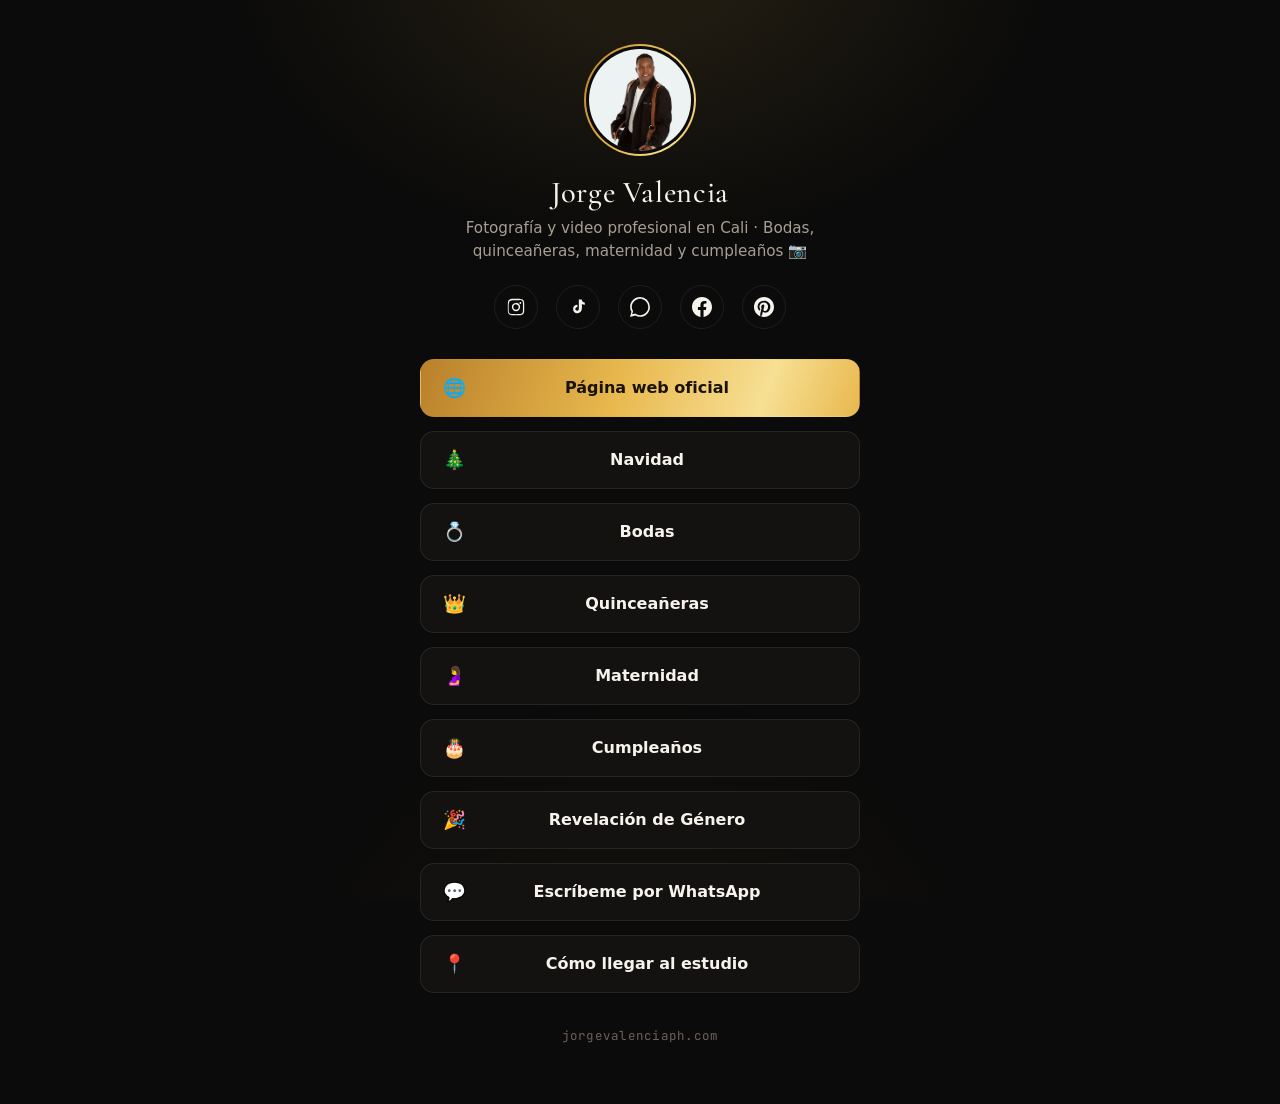
<file: enlaces/index.html>
﻿<!DOCTYPE html>
<html lang="es">
<head>
<!-- Google Tag Manager -->
<script>(function(w,d,s,l,i){w[l]=w[l]||[];w[l].push({'gtm.start':
new Date().getTime(),event:'gtm.js'});var f=d.getElementsByTagName(s)[0],
j=d.createElement(s),dl=l!='dataLayer'?'&l='+l:'';j.async=true;j.src=
'https://www.googletagmanager.com/gtm.js?id='+i+dl;f.parentNode.insertBefore(j,f);
})(window,document,'script','dataLayer','GTM-53C48BPZ');</script>
<!-- End Google Tag Manager -->
<meta charset="UTF-8" />
<meta name="viewport" content="width=device-width, initial-scale=1.0" />
<title>Jorge Valencia · Enlaces</title>
<meta name="description" content="Todos los enlaces de Jorge Valencia — fotografía y video profesional en Cali. Bodas, quinceañeras, maternidad y cumpleaños." />
<link rel="canonical" href="https://jorgevalenciaph.com/enlaces/" />
<meta property="og:title" content="Jorge Valencia · Fotografía y Video en Cali" />
<meta property="og:description" content="Todos mis enlaces en un solo lugar." />
<meta property="og:image" content="https://jorgevalenciaph.com/img/hero-bodas.jpg" />
<link rel="icon" type="image/svg+xml" href="../img/favicon.svg" />
<link rel="preconnect" href="https://fonts.googleapis.com" />
<link rel="preconnect" href="https://fonts.gstatic.com" crossorigin />
<link href="https://fonts.googleapis.com/css2?family=Cormorant+Garamond:wght@400;500&family=JetBrains+Mono:wght@400;500&display=swap" rel="stylesheet" />
<style>
:root{--bg:#0B0B0B;--bg2:#141210;--line-soft:rgba(255,255,255,.08);
  --g1:#B9802A;--g2:#E8B84E;--g3:#F7DF93;--text:#F6F3EC;--muted:#A89F92;
  --gold:linear-gradient(110deg,var(--g1),var(--g2) 45%,var(--g3) 78%,var(--g2));}
*{margin:0;padding:0;box-sizing:border-box}
body{background:var(--bg);color:var(--text);font-family:system-ui,-apple-system,sans-serif;min-height:100vh;padding:44px 22px 60px;display:flex;justify-content:center;-webkit-font-smoothing:antialiased}
body::before{content:"";position:fixed;inset:0;z-index:0;pointer-events:none;background:radial-gradient(700px 500px at 50% -5%,rgba(232,184,78,.12),transparent 60%),radial-gradient(600px 500px at 50% 110%,rgba(185,128,42,.07),transparent 60%)}
.wrap{position:relative;z-index:1;width:100%;max-width:440px;text-align:center}
.avatar{width:112px;height:112px;border-radius:50%;object-fit:cover;margin:0 auto;display:block;border:2px solid transparent;background:linear-gradient(#0B0B0B,#0B0B0B) padding-box,var(--gold) border-box;padding:3px}
.name{font-family:"Cormorant Garamond",serif;font-size:1.9rem;font-weight:500;letter-spacing:.02em;margin-top:18px}
.tag{color:var(--muted);font-size:.95rem;margin-top:6px;line-height:1.5}
.socials{display:flex;justify-content:center;gap:18px;margin:22px 0 30px}
.socials a{width:44px;height:44px;border-radius:50%;border:1px solid var(--line-soft);display:grid;place-items:center;transition:.22s}
.socials a:hover{border-color:transparent;background:var(--gold)}
.socials svg{width:20px;height:20px;fill:var(--text);transition:.22s}
.socials a:hover svg{fill:#1a1206}
.links{display:flex;flex-direction:column;gap:14px}
.lnk{display:flex;align-items:center;gap:14px;background:var(--bg2);border:1px solid var(--line-soft);border-radius:14px;padding:17px 20px;color:var(--text);text-decoration:none;font-weight:600;font-size:1rem;transition:.22s;position:relative;overflow:hidden}
.lnk:hover{border-color:rgba(232,184,78,.4);transform:translateY(-2px);box-shadow:0 12px 30px rgba(0,0,0,.4)}
.lnk .ic{width:26px;text-align:center;font-size:1.15rem;flex-shrink:0}
.lnk .tx{flex:1;text-align:center;padding-right:26px}
.lnk.feat{background:var(--gold);color:#1a1206;border-color:transparent}
.lnk.feat:hover{filter:brightness(1.06)}
.foot{margin-top:34px;color:#6B6259;font-size:.78rem;font-family:"JetBrains Mono",monospace;letter-spacing:.1em}
.foot a{color:var(--g2)}
</style>
<link rel="stylesheet" href="/assets/motion.css" />
<script src="/assets/motion.js" defer></script>
</head>
<body>
<!-- Google Tag Manager (noscript) -->
<noscript><iframe src="https://www.googletagmanager.com/ns.html?id=GTM-53C48BPZ" height="0" width="0" style="display:none;visibility:hidden"></iframe></noscript>
<div class="wrap">
  <img class="avatar" src="../img/jorge.jpg" alt="Jorge Valencia" />
  <h1 class="name">Jorge Valencia</h1>
  <p class="tag">Fotografía y video profesional en Cali · Bodas, quinceañeras, maternidad y cumpleaños 📷</p>

  <div class="socials">
    <a href="https://www.instagram.com/jorgevalenciaph" target="_blank" rel="noopener" aria-label="Instagram">
      <svg viewBox="0 0 24 24"><path d="M12 2.2c3.2 0 3.6 0 4.9.07 1.17.05 1.8.25 2.23.41.56.22.96.48 1.38.9.42.42.68.82.9 1.38.16.42.36 1.06.41 2.23.06 1.27.07 1.65.07 4.86s0 3.6-.07 4.86c-.05 1.17-.25 1.8-.41 2.23-.22.56-.48.96-.9 1.38-.42.42-.82.68-1.38.9-.42.16-1.06.36-2.23.41-1.27.06-1.65.07-4.86.07s-3.6 0-4.86-.07c-1.17-.05-1.8-.25-2.23-.41a3.7 3.7 0 01-1.38-.9 3.7 3.7 0 01-.9-1.38c-.16-.42-.36-1.06-.41-2.23C2.2 15.6 2.2 15.2 2.2 12s0-3.6.07-4.86c.05-1.17.25-1.8.41-2.23.22-.56.48-.96.9-1.38.42-.42.82-.68 1.38-.9.42-.16 1.06-.36 2.23-.41C8.4 2.2 8.8 2.2 12 2.2zm0 1.8c-3.15 0-3.52.01-4.76.07-.9.04-1.38.19-1.7.32-.43.16-.73.36-1.05.68-.32.32-.52.62-.68 1.05-.13.32-.28.8-.32 1.7C3.2 8.48 3.2 8.85 3.2 12s.01 3.52.07 4.76c.04.9.19 1.38.32 1.7.16.43.36.73.68 1.05.32.32.62.52 1.05.68.32.13.8.28 1.7.32 1.24.06 1.61.07 4.76.07s3.52-.01 4.76-.07c.9-.04 1.38-.19 1.7-.32.43-.16.73-.36 1.05-.68.32-.32.52-.62.68-1.05.13-.32.28-.8.32-1.7.06-1.24.07-1.61.07-4.76s-.01-3.52-.07-4.76c-.04-.9-.19-1.38-.32-1.7a2.9 2.9 0 00-.68-1.05 2.9 2.9 0 00-1.05-.68c-.32-.13-.8-.28-1.7-.32C15.52 4.01 15.15 4 12 4zm0 3.05A4.95 4.95 0 1112 17a4.95 4.95 0 010-9.9zm0 1.8a3.15 3.15 0 100 6.3 3.15 3.15 0 000-6.3zM17.2 6a1.15 1.15 0 110 2.3 1.15 1.15 0 010-2.3z"/></svg>
    </a>
    <a href="https://www.tiktok.com/@jorgevalenciaph" target="_blank" rel="noopener" aria-label="TikTok">
      <svg viewBox="0 0 24 24"><path d="M16.5 3c.3 2.2 1.6 3.6 3.7 3.8v2.4c-1.2.1-2.3-.2-3.5-.9v5.3c0 4-2.9 6.4-6.3 5.8-3-.5-4.7-3.1-4.2-6 .4-2.4 2.6-4.2 5.1-4v2.6c-.4.1-.8.2-1.2.4-1 .5-1.5 1.5-1.2 2.6.3 1 1.3 1.6 2.4 1.4 1.1-.2 1.7-1 1.7-2.3V3h3.5z"/></svg>
    </a>
    <a id="wa-enlaces-icono" href="https://wa.me/573015653392" target="_blank" rel="noopener" aria-label="WhatsApp">
      <svg viewBox="0 0 24 24"><path d="M.057 24l1.687-6.163a11.867 11.867 0 01-1.587-5.946C.16 5.335 5.495 0 12.05 0a11.817 11.817 0 018.413 3.488 11.824 11.824 0 013.48 8.414c-.003 6.557-5.338 11.892-11.893 11.892a11.9 11.9 0 01-5.688-1.448L.057 24zm6.597-3.807c1.676.995 3.276 1.591 5.392 1.592 5.448 0 9.886-4.434 9.889-9.885.002-5.462-4.415-9.89-9.881-9.892-5.452 0-9.887 4.434-9.889 9.884a9.86 9.86 0 001.51 5.26l-.999 3.648 3.738-.981z"/></svg>
    </a>
    <a href="https://www.facebook.com/JorgeValenciaPh/" target="_blank" rel="noopener" aria-label="Facebook">
      <svg viewBox="0 0 24 24"><path d="M24 12c0-6.63-5.37-12-12-12S0 5.37 0 12c0 5.99 4.39 10.95 10.13 11.85v-8.38H7.08V12h3.05V9.36c0-3 1.79-4.67 4.53-4.67 1.31 0 2.68.24 2.68.24v2.95h-1.51c-1.49 0-1.95.93-1.95 1.87V12h3.32l-.53 3.47h-2.79v8.38C19.61 22.95 24 17.99 24 12z"/></svg>
    </a>
    <a href="https://co.pinterest.com/JorgeValenciaph/" target="_blank" rel="noopener" aria-label="Pinterest">
      <svg viewBox="0 0 24 24"><path d="M12 0C5.37 0 0 5.37 0 12c0 5.08 3.16 9.42 7.62 11.16-.1-.95-.2-2.4.04-3.44.22-.93 1.4-5.94 1.4-5.94s-.36-.72-.36-1.78c0-1.67.97-2.92 2.17-2.92 1.02 0 1.51.77 1.51 1.68 0 1.03-.65 2.56-.99 3.98-.28 1.19.6 2.16 1.77 2.16 2.12 0 3.75-2.24 3.75-5.47 0-2.86-2.05-4.86-4.99-4.86-3.4 0-5.39 2.55-5.39 5.18 0 1.03.4 2.13.89 2.73.1.12.11.22.08.34l-.33 1.36c-.05.22-.17.27-.4.16-1.5-.7-2.43-2.88-2.43-4.64 0-3.78 2.75-7.25 7.92-7.25 4.16 0 7.39 2.96 7.39 6.92 0 4.13-2.6 7.46-6.22 7.46-1.21 0-2.35-.63-2.74-1.38l-.75 2.84c-.27 1.04-1 2.35-1.49 3.15C9.57 23.82 10.76 24 12 24c6.63 0 12-5.37 12-12S18.63 0 12 0z"/></svg>
    </a>
  </div>

  <div class="links">
    <a class="lnk feat" href="/"><span class="ic">🌐</span><span class="tx">Página web oficial</span></a>
    <a class="lnk" href="/navidad/"><span class="ic">🎄</span><span class="tx">Navidad</span></a>
    <a class="lnk" href="/bodas/"><span class="ic">💍</span><span class="tx">Bodas</span></a>
    <a class="lnk" href="/quinceaneras/"><span class="ic">👑</span><span class="tx">Quinceañeras</span></a>
    <a class="lnk" href="/maternidad/"><span class="ic">🤰</span><span class="tx">Maternidad</span></a>
    <a class="lnk" href="/cumpleanos/"><span class="ic">🎂</span><span class="tx">Cumpleaños</span></a>
    <a class="lnk" href="/revelacion-de-genero/"><span class="ic">🎉</span><span class="tx">Revelación de Género</span></a>
    <a id="wa-enlaces-boton" class="lnk" href="https://wa.me/573015653392?text=Hola%20Jorge,%20quiero%20información" target="_blank" rel="noopener"><span class="ic">💬</span><span class="tx">Escríbeme por WhatsApp</span></a>
    <a class="lnk" href="https://maps.app.goo.gl/GGZEketuxhZ8G9pV8" target="_blank" rel="noopener"><span class="ic">📍</span><span class="tx">Cómo llegar al estudio</span></a>
  </div>

  <p class="foot">jorgevalenciaph.com</p>
</div>
</body>
</html>
</file>
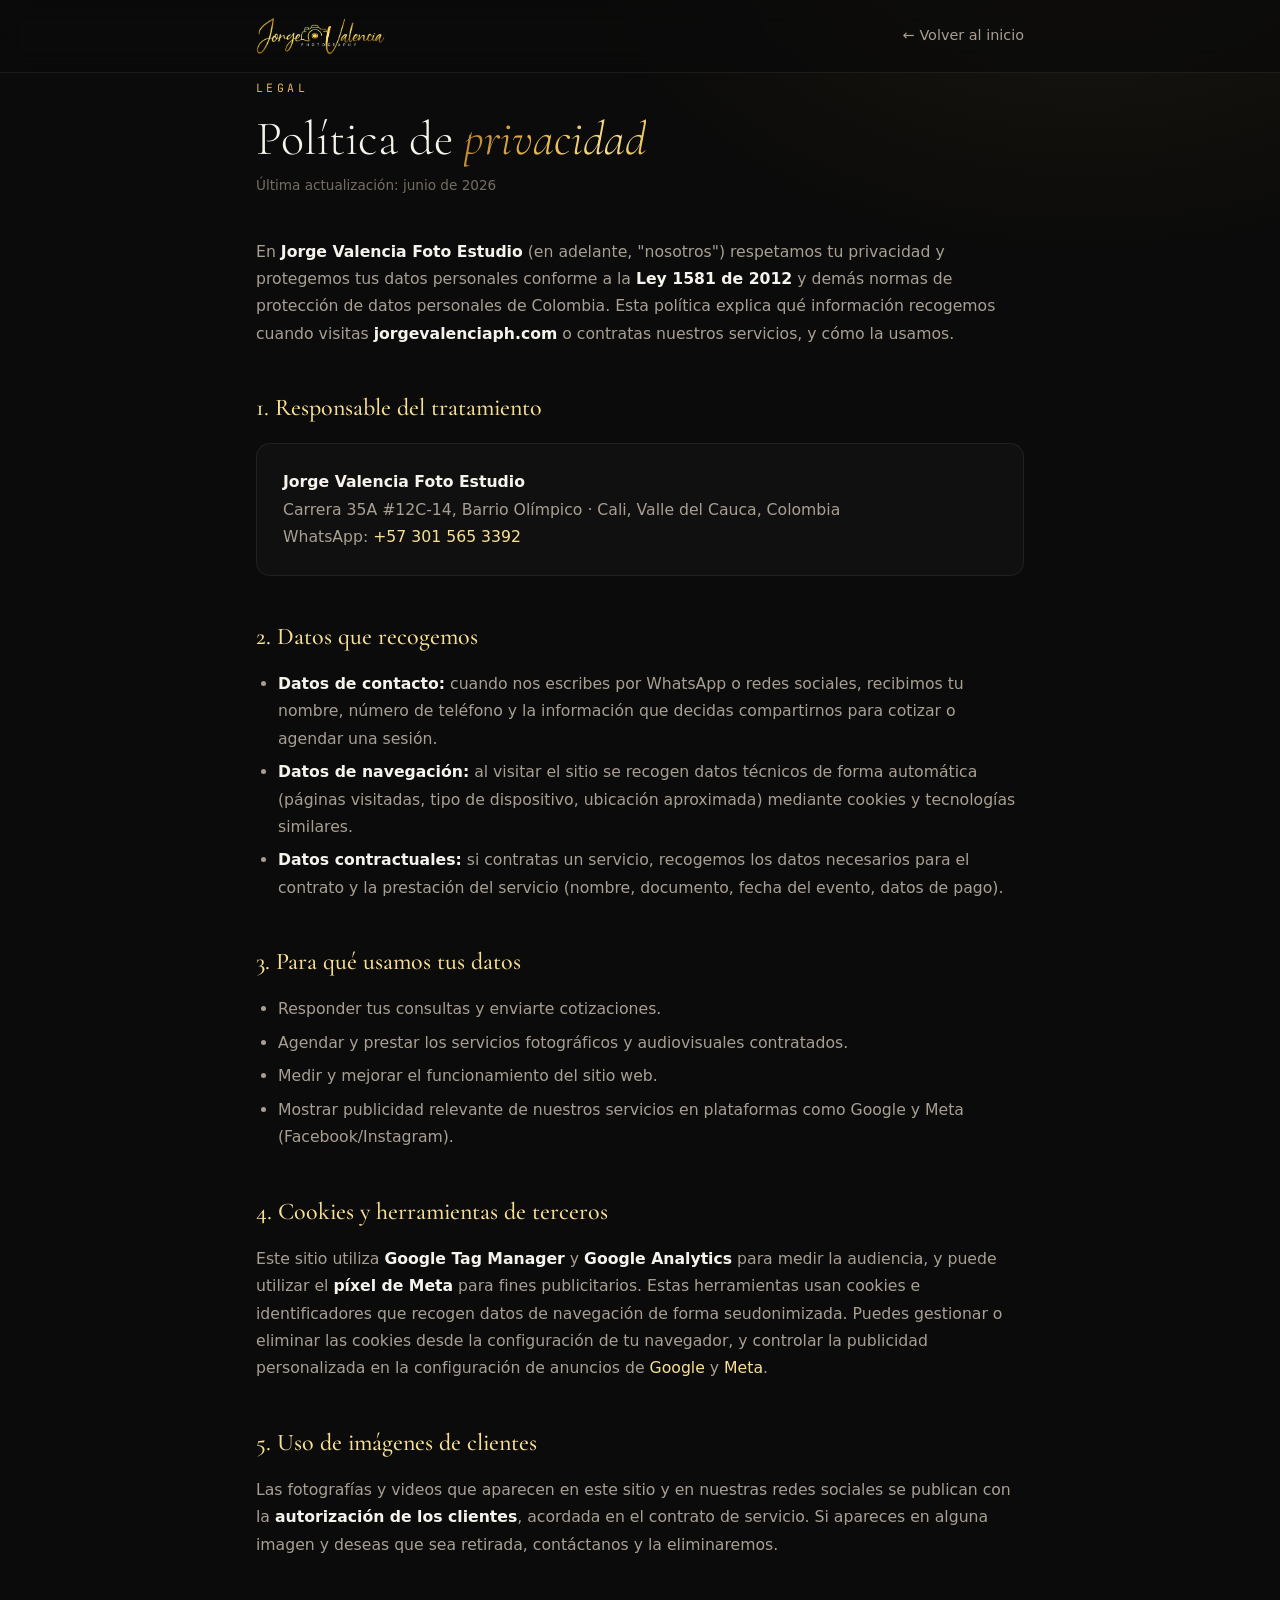
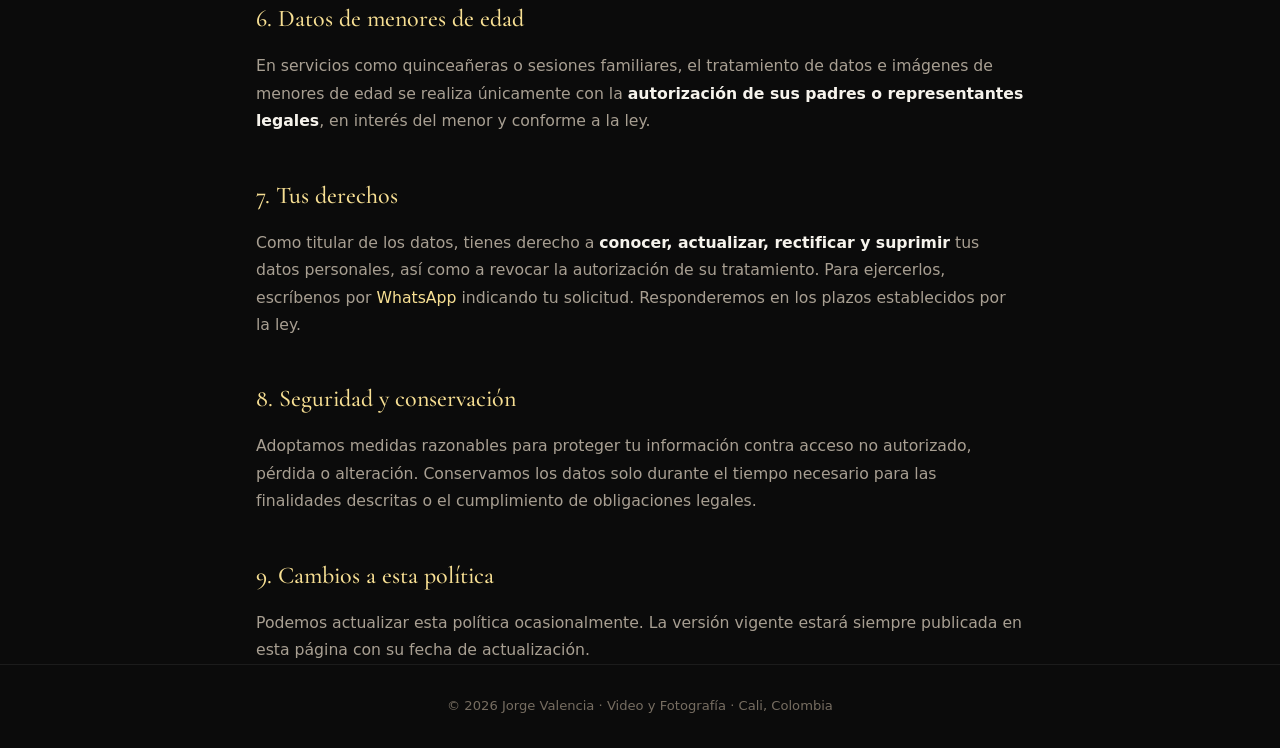
<file: privacidad/index.html>
﻿<!DOCTYPE html>
<html lang="es">
<head>
<!-- Google Tag Manager -->
<script>(function(w,d,s,l,i){w[l]=w[l]||[];w[l].push({'gtm.start':
new Date().getTime(),event:'gtm.js'});var f=d.getElementsByTagName(s)[0],
j=d.createElement(s),dl=l!='dataLayer'?'&l='+l:'';j.async=true;j.src=
'https://www.googletagmanager.com/gtm.js?id='+i+dl;f.parentNode.insertBefore(j,f);
})(window,document,'script','dataLayer','GTM-53C48BPZ');</script>
<!-- End Google Tag Manager -->
<meta charset="UTF-8" />
<meta name="viewport" content="width=device-width, initial-scale=1.0" />
<title>Política de Privacidad | Jorge Valencia</title>
<meta name="description" content="Política de privacidad y tratamiento de datos personales de Jorge Valencia Foto Estudio, Cali, Colombia." />
<meta name="robots" content="noindex, follow" />
<link rel="canonical" href="https://jorgevalenciaph.com/privacidad/" />
<link rel="icon" type="image/svg+xml" href="../img/favicon.svg" />
<link rel="preconnect" href="https://fonts.googleapis.com" />
<link rel="preconnect" href="https://fonts.gstatic.com" crossorigin />
<link href="https://fonts.googleapis.com/css2?family=Cormorant+Garamond:ital,wght@0,300;0,400;0,500;1,300&family=JetBrains+Mono:wght@400;500&display=swap" rel="stylesheet" />
<style>
:root{--bg:#0B0B0B;--bg2:#111010;--line:rgba(232,184,78,.16);--line-soft:rgba(255,255,255,.07);
  --g1:#B9802A;--g2:#E8B84E;--g3:#F7DF93;--text:#F6F3EC;--muted:#A89F92;--muted2:#766D61;
  --gold:linear-gradient(110deg,var(--g1),var(--g2) 45%,var(--g3) 78%,var(--g2));}
*{box-sizing:border-box;margin:0;padding:0}
body{background:var(--bg);color:var(--text);font-family:system-ui,-apple-system,sans-serif;line-height:1.75;-webkit-font-smoothing:antialiased}
body::before{content:"";position:fixed;inset:0;z-index:0;pointer-events:none;background:radial-gradient(900px 600px at 85% -10%,rgba(232,184,78,.08),transparent 60%)}
.wrap{max-width:820px;margin:0 auto;padding:0 26px;position:relative;z-index:1}
a{color:var(--g3);text-decoration:none}
header.bar{position:sticky;top:0;z-index:40;backdrop-filter:blur(12px);background:rgba(11,11,11,.72);border-bottom:1px solid var(--line-soft)}
.bar-in{display:flex;align-items:center;justify-content:space-between;height:72px}
.brand img{height:38px;width:auto;display:block}
.back{font-size:.9rem;color:var(--muted);transition:.2s}
.back:hover{color:var(--g3)}
main{padding:60px 0 80px}
.kicker{font-family:"JetBrains Mono",monospace;font-size:.72rem;letter-spacing:.3em;text-transform:uppercase;color:var(--g2)}
h1{font-family:"Cormorant Garamond",serif;font-weight:300;font-size:clamp(2rem,5vw,3rem);line-height:1.1;margin:12px 0 8px}
h1 em{font-style:italic;background:var(--gold);-webkit-background-clip:text;background-clip:text;color:transparent}
.updated{color:var(--muted2);font-size:.85rem;margin-bottom:40px}
h2{font-family:"Cormorant Garamond",serif;font-weight:500;font-size:1.5rem;margin:40px 0 12px;color:var(--g3)}
p,li{color:var(--muted);font-size:.98rem}
ul{padding-left:22px;margin:10px 0}
li{margin-bottom:6px}
strong{color:var(--text)}
.box{background:var(--bg2);border:1px solid var(--line-soft);border-radius:14px;padding:24px 26px;margin-top:14px}
footer{padding:30px 0;border-top:1px solid var(--line-soft);text-align:center;color:var(--muted2);font-size:.82rem}
</style>
<link rel="stylesheet" href="/assets/motion.css" />
<script src="/assets/motion.js" defer></script>
</head>
<body>
<!-- Google Tag Manager (noscript) -->
<noscript><iframe src="https://www.googletagmanager.com/ns.html?id=GTM-53C48BPZ" height="0" width="0" style="display:none;visibility:hidden"></iframe></noscript>

<header class="bar">
  <div class="wrap bar-in">
    <a href="/" class="brand"><img src="../img/logo-dorado.png" alt="Jorge Valencia" /></a>
    <a class="back" href="/">← Volver al inicio</a>
  </div>
</header>

<main class="wrap">
  <span class="kicker">Legal</span>
  <h1>Política de <em>privacidad</em></h1>
  <p class="updated">Última actualización: junio de 2026</p>

  <p>En <strong>Jorge Valencia Foto Estudio</strong> (en adelante, "nosotros") respetamos tu privacidad y protegemos tus datos personales conforme a la <strong>Ley 1581 de 2012</strong> y demás normas de protección de datos personales de Colombia. Esta política explica qué información recogemos cuando visitas <strong>jorgevalenciaph.com</strong> o contratas nuestros servicios, y cómo la usamos.</p>

  <h2>1. Responsable del tratamiento</h2>
  <div class="box">
    <p><strong>Jorge Valencia Foto Estudio</strong><br>
    Carrera 35A #12C-14, Barrio Olímpico · Cali, Valle del Cauca, Colombia<br>
    WhatsApp: <a href="https://wa.me/573015653392">+57 301 565 3392</a></p>
  </div>

  <h2>2. Datos que recogemos</h2>
  <ul>
    <li><strong>Datos de contacto:</strong> cuando nos escribes por WhatsApp o redes sociales, recibimos tu nombre, número de teléfono y la información que decidas compartirnos para cotizar o agendar una sesión.</li>
    <li><strong>Datos de navegación:</strong> al visitar el sitio se recogen datos técnicos de forma automática (páginas visitadas, tipo de dispositivo, ubicación aproximada) mediante cookies y tecnologías similares.</li>
    <li><strong>Datos contractuales:</strong> si contratas un servicio, recogemos los datos necesarios para el contrato y la prestación del servicio (nombre, documento, fecha del evento, datos de pago).</li>
  </ul>

  <h2>3. Para qué usamos tus datos</h2>
  <ul>
    <li>Responder tus consultas y enviarte cotizaciones.</li>
    <li>Agendar y prestar los servicios fotográficos y audiovisuales contratados.</li>
    <li>Medir y mejorar el funcionamiento del sitio web.</li>
    <li>Mostrar publicidad relevante de nuestros servicios en plataformas como Google y Meta (Facebook/Instagram).</li>
  </ul>

  <h2>4. Cookies y herramientas de terceros</h2>
  <p>Este sitio utiliza <strong>Google Tag Manager</strong> y <strong>Google Analytics</strong> para medir la audiencia, y puede utilizar el <strong>píxel de Meta</strong> para fines publicitarios. Estas herramientas usan cookies e identificadores que recogen datos de navegación de forma seudonimizada. Puedes gestionar o eliminar las cookies desde la configuración de tu navegador, y controlar la publicidad personalizada en la configuración de anuncios de <a href="https://adssettings.google.com" target="_blank" rel="noopener">Google</a> y <a href="https://www.facebook.com/adpreferences" target="_blank" rel="noopener">Meta</a>.</p>

  <h2>5. Uso de imágenes de clientes</h2>
  <p>Las fotografías y videos que aparecen en este sitio y en nuestras redes sociales se publican con la <strong>autorización de los clientes</strong>, acordada en el contrato de servicio. Si apareces en alguna imagen y deseas que sea retirada, contáctanos y la eliminaremos.</p>

  <h2>6. Datos de menores de edad</h2>
  <p>En servicios como quinceañeras o sesiones familiares, el tratamiento de datos e imágenes de menores de edad se realiza únicamente con la <strong>autorización de sus padres o representantes legales</strong>, en interés del menor y conforme a la ley.</p>

  <h2>7. Tus derechos</h2>
  <p>Como titular de los datos, tienes derecho a <strong>conocer, actualizar, rectificar y suprimir</strong> tus datos personales, así como a revocar la autorización de su tratamiento. Para ejercerlos, escríbenos por <a href="https://wa.me/573015653392">WhatsApp</a> indicando tu solicitud. Responderemos en los plazos establecidos por la ley.</p>

  <h2>8. Seguridad y conservación</h2>
  <p>Adoptamos medidas razonables para proteger tu información contra acceso no autorizado, pérdida o alteración. Conservamos los datos solo durante el tiempo necesario para las finalidades descritas o el cumplimiento de obligaciones legales.</p>

  <h2>9. Cambios a esta política</h2>
  <p>Podemos actualizar esta política ocasionalmente. La versión vigente estará siempre publicada en esta página con su fecha de actualización.</p>
</main>

<footer>
  © <span id="yr"></span> Jorge Valencia · Video y Fotografía · Cali, Colombia
</footer>
<script>document.getElementById('yr').textContent = new Date().getFullYear();</script>
</body>
</html>
</file>
<file: assets/motion.css>
/* Capa de animación compartida por todo el sitio.
   Solo AÑADE movimiento sobre lo que ya existe: no oculta contenido por su cuenta,
   así que si este archivo o motion.js no cargan, la página se ve completa. */

/* Transición suave al pasar de una página a otra (navegadores que lo soportan) */
@view-transition{navigation:auto}
::view-transition-old(root),::view-transition-new(root){animation-duration:.32s}

@property --mo-ang{syntax:'<angle>';inherits:false;initial-value:0deg}

@media (prefers-reduced-motion:no-preference){

  /* 1. Entrada escalonada del texto del hero (las landings no la tenían) */
  @keyframes moIn{from{opacity:0;transform:translateY(24px)}to{opacity:1;transform:none}}
  .hero-in>*{animation:moIn .95s cubic-bezier(.16,1,.3,1) both}
  .hero-in>*:nth-child(1){animation-delay:.15s}
  .hero-in>*:nth-child(2){animation-delay:.3s}
  .hero-in>*:nth-child(3){animation-delay:.5s}
  .hero-in>*:nth-child(4){animation-delay:.68s}
  .hero-in>*:nth-child(5){animation-delay:.84s}

  /* 2. Brillo que recorre el dorado de los títulos */
  @keyframes moShine{from{background-position:0% center}to{background-position:100% center}}
  h1.title em,.sec-top h2 em,.final h2 em,.about .story h2 em{
    background-size:220% auto;animation:moShine 6s ease-in-out infinite alternate}

  /* 3. Destello en los botones dorados */
  @keyframes moSheen{0%,100%{left:-60%}55%{left:130%}}
  .btn-gold::after,.plan.feat .pbtn::after,.bar-link::after{
    content:"";position:absolute;top:0;left:-60%;width:40%;height:100%;
    background:linear-gradient(100deg,transparent,rgba(255,255,255,.5),transparent);
    transform:skewX(-18deg);animation:moSheen 4.8s ease-in-out infinite;pointer-events:none}
  .plan.feat .pbtn,.bar-link{position:relative;overflow:hidden}

  /* 4. La línea del rótulo de sección se dibuja al aparecer */
  .sec-top .kicker::before{width:0;transition:width .9s cubic-bezier(.16,1,.3,1) .3s}
  .sec-top.vis .kicker::before{width:30px}

  /* 5. Las fotos de la galería suben una tras otra */
  @keyframes moPh{from{opacity:0;transform:translateY(26px) scale(.97)}to{opacity:1;transform:none}}
  .gal.vis .ph{animation:moPh .75s cubic-bezier(.16,1,.3,1) both}
  .gal.vis .ph:nth-child(2){animation-delay:.06s}
  .gal.vis .ph:nth-child(3){animation-delay:.12s}
  .gal.vis .ph:nth-child(4){animation-delay:.18s}
  .gal.vis .ph:nth-child(5){animation-delay:.24s}
  .gal.vis .ph:nth-child(6){animation-delay:.3s}
  .gal.vis .ph:nth-child(7){animation-delay:.36s}
  .gal.vis .ph:nth-child(8){animation-delay:.42s}
  .gal.vis .ph:nth-child(n+9){animation-delay:.48s}

  /* 6. Borde de luz que gira alrededor del plan destacado */
  @keyframes moSpin{to{--mo-ang:360deg}}
  .plan.feat{position:relative}
  .plan.feat::before{content:"";position:absolute;inset:-1px;border-radius:inherit;padding:1px;
    background:conic-gradient(from var(--mo-ang),transparent 0 62%,#B9802A 76%,#F7DF93 88%,transparent 100%);
    -webkit-mask:linear-gradient(#000 0 0) content-box,linear-gradient(#000 0 0);
    -webkit-mask-composite:xor;mask-composite:exclude;
    animation:moSpin 5.5s linear infinite;pointer-events:none}

  /* 7. Anillo que late en el botón flotante de WhatsApp */
  @keyframes moPulse{from{transform:scale(1);opacity:.7}to{transform:scale(1.75);opacity:0}}
  .wa::before{content:"";position:absolute;inset:0;border-radius:50%;
    border:2px solid rgba(37,211,102,.6);animation:moPulse 2.6s ease-out infinite;pointer-events:none}

  /* 8. El encabezado se compacta al bajar */
  header.bar{transition:background .35s,box-shadow .35s}
  header.bar .bar-in{transition:height .35s cubic-bezier(.16,1,.3,1)}
  header.bar.mo-scrolled{background:rgba(11,11,11,.92);box-shadow:0 10px 34px rgba(0,0,0,.4)}
  header.bar.mo-scrolled .bar-in{height:60px}
}

/* 9. En computador: foco de luz que sigue al cursor y subrayado del menú */
@media (hover:hover) and (prefers-reduced-motion:no-preference){
  .plan,.tcard{position:relative}
  .plan::after,.tcard::after,.proc .step::after{content:"";position:absolute;inset:0;border-radius:inherit;
    background:radial-gradient(280px circle at var(--mx,50%) var(--my,50%),rgba(232,184,78,.11),transparent 62%);
    opacity:0;transition:opacity .35s;pointer-events:none}
  .plan:hover::after,.tcard:hover::after,.proc .step:hover::after{opacity:1}

  nav.menu>a{position:relative}
  nav.menu>a::after{content:"";position:absolute;left:0;right:0;bottom:-6px;height:1px;
    background:linear-gradient(90deg,#B9802A,#F7DF93);transform:scaleX(0);transform-origin:left;
    transition:transform .35s cubic-bezier(.16,1,.3,1)}
  nav.menu>a:hover::after{transform:scaleX(1)}
}
</file>
